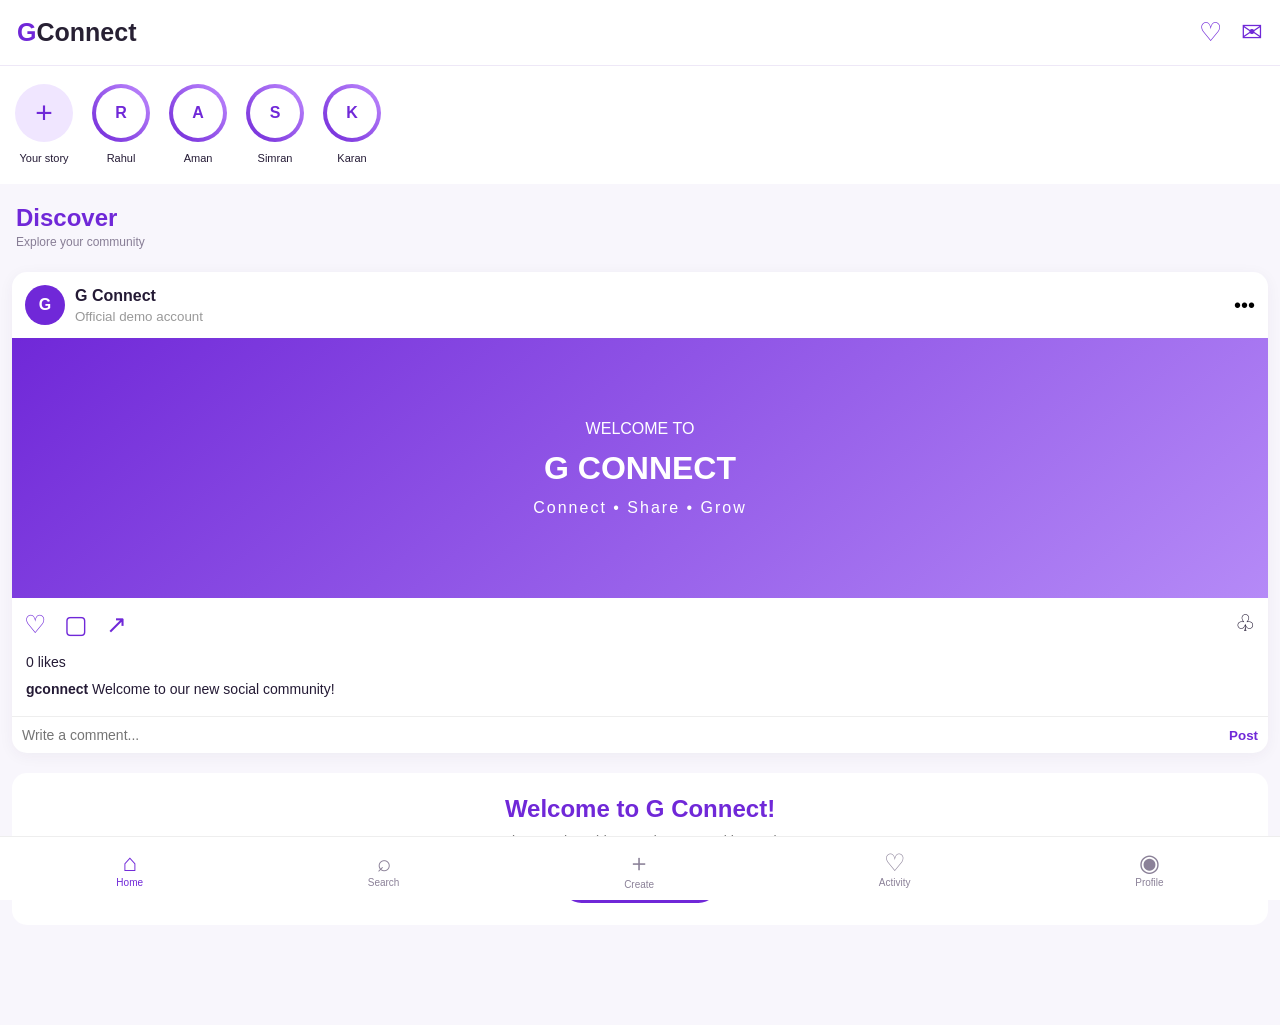
<file: index.html>
<!DOCTYPE html>
<html lang="en">
<head>
  <meta charset="UTF-8">
  <meta name="viewport" content="width=device-width, initial-scale=1.0">
  <meta name="theme-color" content="#7028d8">
  <title>G Connect</title>
  <link rel="stylesheet" href="style.css">
</head>
<body>

<header class="topbar">
  <h1>G<span>Connect</span></h1>
  <div class="top-actions">
    <button aria-label="Notifications">♡</button>
    <button aria-label="Messages">✉</button>
  </div>
</header>

<main>
  <section class="stories">
    <div class="story">
      <div class="story-ring add">+</div>
      <small>Your story</small>
    </div>
    <div class="story">
      <div class="story-ring"><span>R</span></div>
      <small>Rahul</small>
    </div>
    <div class="story">
      <div class="story-ring"><span>A</span></div>
      <small>Aman</small>
    </div>
    <div class="story">
      <div class="story-ring"><span>S</span></div>
      <small>Simran</small>
    </div>
    <div class="story">
      <div class="story-ring"><span>K</span></div>
      <small>Karan</small>
    </div>
  </section>

  <section class="feed-heading">
    <h2>Discover</h2>
    <span>Explore your community</span>
  </section>

  <article class="post">
    <div class="post-user">
      <div class="avatar">G</div>
      <div>
        <strong>G Connect</strong>
        <small>Official demo account</small>
      </div>
      <button class="more">•••</button>
    </div>

    <div class="post-image">
      <div class="post-art">
        <span>WELCOME TO</span>
        <h2>G CONNECT</h2>
        <p>Connect • Share • Grow</p>
      </div>
    </div>

    <div class="post-actions">
      <button class="like-btn">♡</button>
      <button class="comment-btn">▢</button>
      <button>↗</button>
      <span class="save">♧</span>
    </div>

    <p class="likes"><span class="like-count">0</span> likes</p>
    <p class="caption">
      <strong>gconnect</strong>
      Welcome to our new social community!
    </p>
    <p class="comments" aria-live="polite"></p>
    <form class="comment-form">
      <input type="text" placeholder="Write a comment..." maxlength="200">
      <button type="submit">Post</button>
    </form>
  </article>

  <section class="join-card">
    <h2>Welcome to G Connect!</h2>
    <p>A place to share ideas and connect with people.</p>
    <button onclick="showMessage()">Explore G Connect</button>
  </section>
</main>

<nav class="bottom-nav">
  <button class="active" onclick="showTab('Home')">⌂<small>Home</small></button>
  <button onclick="showTab('Search')">⌕<small>Search</small></button>
  <button onclick="showTab('Create')">＋<small>Create</small></button>
  <button onclick="showTab('Activity')">♡<small>Activity</small></button>
  <button onclick="showTab('Profile')">◉<small>Profile</small></button>
</nav>

<div id="message" class="toast" aria-live="polite"></div>

<script src="script.js"></script>
</body>
</html>
</file>
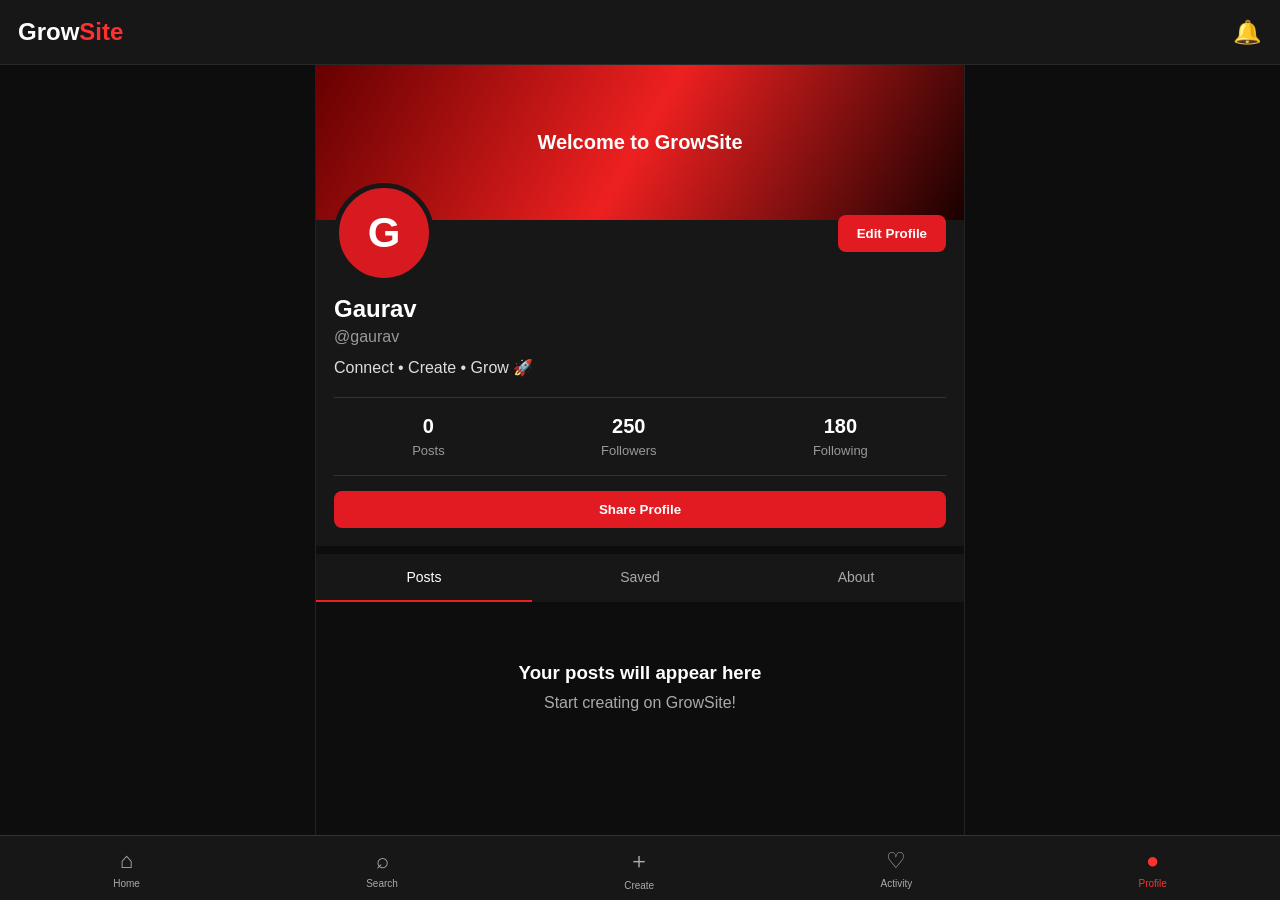
<file: profile.html>
<!DOCTYPE html>
<html lang="en">
<head>
  <meta charset="UTF-8">
  <meta name="viewport" content="width=device-width, initial-scale=1.0">
  <title>GrowSite - Profile</title>
  <link rel="stylesheet" href="profile.css">
</head>
<body>

<header class="navbar">
  <h2>Grow<span>Site</span></h2>
  <button onclick="showMessage('Notifications')">🔔</button>
</header>

<main class="container">

  <section class="cover">
    <div class="cover-text">Welcome to GrowSite</div>
  </section>

  <section class="profile">
    <div class="profile-top">
      <div class="avatar" id="avatar">G</div>
      <button class="edit-btn" onclick="editProfile()">Edit Profile</button>
    </div>

    <h2 id="name">Gaurav</h2>
    <p class="username" id="username">@gaurav</p>
    <p id="bio">Connect • Create • Grow 🚀</p>

    <div class="stats">
      <div><strong id="postsCount">0</strong><span>Posts</span></div>
      <div><strong>250</strong><span>Followers</span></div>
      <div><strong>180</strong><span>Following</span></div>
    </div>

    <button class="share-btn" onclick="shareProfile()">Share Profile</button>
  </section>

  <section class="tabs">
    <button class="active" onclick="showTab('posts')">Posts</button>
    <button onclick="showTab('saved')">Saved</button>
    <button onclick="showTab('about')">About</button>
  </section>

  <section id="content" class="content">
    <div class="empty">
      <h3>Your posts will appear here</h3>
      <p>Start creating on GrowSite!</p>
    </div>
  </section>

</main>

<nav class="bottom-nav">
  <a href="index.html">⌂<small>Home</small></a>
  <a href="#">⌕<small>Search</small></a>
  <a href="#">＋<small>Create</small></a>
  <a href="#">♡<small>Activity</small></a>
  <a href="profile.html" class="selected">●<small>Profile</small></a>
</nav>

<script src="profile.js"></script>
</body>
      </html>
</file>
<file: style.css>
* {
  margin: 0;
  padding: 0;
  box-sizing: border-box;
}

body {
  font-family: Arial, sans-serif;
  background: #f8f6fc;
  color: #241a35;
  padding-bottom: 85px;
}

.topbar {
  background: white;
  padding: 17px;
  display: flex;
  justify-content: space-between;
  align-items: center;
  border-bottom: 1px solid #eee8f7;
  position: sticky;
  top: 0;
  z-index: 5;
}

.topbar h1 {
  color: #7028d8;
  font-size: 25px;
}

.topbar h1 span {
  color: #272033;
}

.top-actions button {
  border: none;
  background: transparent;
  font-size: 26px;
  margin-left: 15px;
  color: #7028d8;
}

.stories {
  display: flex;
  gap: 17px;
  overflow-x: auto;
  padding: 18px 14px;
  background: white;
}

.story {
  min-width: 60px;
  text-align: center;
}

.story-ring {
  width: 58px;
  height: 58px;
  border-radius: 50%;
  padding: 4px;
  margin: auto auto 6px;
  background: linear-gradient(45deg, #7028d8, #c18cff);
  display: grid;
  place-items: center;
}

.story-ring span {
  width: 100%;
  height: 100%;
  border-radius: 50%;
  background: white;
  display: grid;
  place-items: center;
  color: #7028d8;
  font-weight: bold;
}

.story-ring.add {
  background: #f0e6ff;
  color: #7028d8;
  font-size: 30px;
}

.story small {
  font-size: 11px;
}

.feed-heading {
  padding: 20px 16px 12px;
}

.feed-heading h2 {
  color: #7028d8;
}

.feed-heading span {
  color: #887e96;
  font-size: 12px;
}

.post {
  background: white;
  margin: 10px 12px 20px;
  border-radius: 15px;
  overflow: hidden;
  box-shadow: 0 3px 15px #34204b0d;
}

.post-user {
  display: flex;
  align-items: center;
  gap: 10px;
  padding: 13px;
}

.avatar {
  background: #7028d8;
  color: white;
  width: 40px;
  height: 40px;
  display: grid;
  place-items: center;
  border-radius: 50%;
  font-weight: bold;
}

.post-user small {
  display: block;
  color: #999;
  margin-top: 4px;
}

.more {
  margin-left: auto;
  border: none;
  background: none;
  font-size: 20px;
}

.post-image {
  height: 260px;
  background: linear-gradient(140deg, #7028d8, #b58af7);
  display: grid;
  place-items: center;
  text-align: center;
  color: white;
}

.post-art h2 {
  font-size: 32px;
  margin: 12px 0;
}

.post-art p {
  letter-spacing: 2px;
}

.post-actions {
  padding: 12px;
  display: flex;
  gap: 18px;
}

.post-actions button {
  font-size: 25px;
  border: none;
  background: transparent;
  color: #7028d8;
}

.post-actions .liked {
  color: #e23d75;
}

.save {
  margin-left: auto;
  font-size: 23px;
}

.likes, .caption, .comments {
  padding: 3px 14px 8px;
  font-size: 14px;
}

.comments {
  color: #655773;
}

.comment-form {
  display: flex;
  border-top: 1px solid #eee;
  padding: 10px;
}

.comment-form input {
  flex: 1;
  border: none;
  outline: none;
  font-size: 14px;
  min-width: 0;
}

.comment-form button {
  color: #7028d8;
  border: none;
  background: none;
  font-weight: bold;
}

.join-card {
  background: white;
  margin: 15px 12px;
  padding: 22px;
  border-radius: 15px;
  text-align: center;
}

.join-card h2 {
  color: #7028d8;
  margin-bottom: 10px;
}

.join-card p {
  color: #777;
  font-size: 14px;
}

.join-card button {
  background: #7028d8;
  color: white;
  border: none;
  padding: 12px 22px;
  border-radius: 25px;
  margin-top: 15px;
}

.bottom-nav {
  position: fixed;
  bottom: 0;
  left: 0;
  right: 0;
  display: flex;
  justify-content: space-around;
  padding: 10px 4px;
  background: white;
  border-top: 1px solid #eee;
  z-index: 5;
}

.bottom-nav button {
  border: none;
  background: none;
  color: #8b8198;
  font-size: 24px;
}

.bottom-nav button.active {
  color: #7028d8;
}

.bottom-nav small {
  display: block;
  font-size: 10px;
}

.toast {
  position: fixed;
  bottom: 80px;
  left: 15%;
  width: 70%;
  background: #30233d;
  color: white;
  text-align: center;
  padding: 12px;
  border-radius: 10px;
  display: none;
}
</file>
<file: profile.css>
* {
  margin: 0;
  padding: 0;
  box-sizing: border-box;
}

body {
  background: #0d0d0d;
  color: white;
  font-family: Arial, sans-serif;
}

.navbar {
  height: 65px;
  padding: 0 18px;
  display: flex;
  justify-content: space-between;
  align-items: center;
  background: #171717;
  border-bottom: 1px solid #292929;
}

.navbar h2 {
  color: white;
}

.navbar h2 span {
  color: #ff3030;
}

.navbar button {
  background: transparent;
  color: white;
  border: none;
  font-size: 23px;
}

.container {
  max-width: 650px;
  margin: auto;
  padding-bottom: 85px;
}

.cover {
  height: 155px;
  background: linear-gradient(120deg, #650000, #ed2020, #190000);
  display: flex;
  align-items: center;
  justify-content: center;
}

.cover-text {
  font-size: 20px;
  font-weight: bold;
}

.profile {
  padding: 18px;
  background: #171717;
}

.profile-top {
  display: flex;
  justify-content: space-between;
  align-items: center;
  margin-top: -55px;
  margin-bottom: 12px;
}

.avatar {
  width: 100px;
  height: 100px;
  border: 5px solid #171717;
  border-radius: 50%;
  background: #d71920;
  display: flex;
  justify-content: center;
  align-items: center;
  font-size: 42px;
  font-weight: bold;
}

.edit-btn, .share-btn {
  background: #e21b23;
  border: none;
  color: white;
  padding: 11px 19px;
  border-radius: 8px;
  font-weight: bold;
}

.profile h2 {
  margin-top: 8px;
}

.username {
  color: #999;
  margin: 5px 0 12px;
}

#bio {
  color: #ddd;
  margin-bottom: 20px;
}

.stats {
  display: flex;
  justify-content: space-around;
  text-align: center;
  padding: 17px 0;
  border-top: 1px solid #333;
  border-bottom: 1px solid #333;
}

.stats div {
  display: flex;
  flex-direction: column;
  gap: 5px;
}

.stats strong {
  font-size: 20px;
}

.stats span {
  color: #999;
  font-size: 13px;
}

.share-btn {
  width: 100%;
  margin-top: 15px;
}

.tabs {
  display: flex;
  background: #171717;
  margin-top: 8px;
}

.tabs button {
  flex: 1;
  padding: 15px 5px;
  background: transparent;
  color: #aaa;
  border: none;
  border-bottom: 2px solid transparent;
  font-size: 14px;
}

.tabs button.active {
  color: white;
  border-bottom-color: #ed2020;
}

.content {
  padding: 25px 15px;
  min-height: 180px;
}

.empty {
  text-align: center;
  padding: 35px 10px;
  color: #aaa;
}

.empty h3 {
  color: white;
  margin-bottom: 10px;
}

.bottom-nav {
  position: fixed;
  bottom: 0;
  left: 0;
  width: 100%;
  height: 65px;
  background: #171717;
  border-top: 1px solid #333;
  display: flex;
  justify-content: space-around;
  align-items: center;
}

.bottom-nav a {
  color: #aaa;
  text-decoration: none;
  text-align: center;
  font-size: 22px;
}

.bottom-nav small {
  display: block;
  font-size: 10px;
  margin-top: 4px;
}

.bottom-nav .selected {
  color: #ff3030;
}

@media (min-width: 650px) {
  .container {
    border-left: 1px solid #222;
    border-right: 1px solid #222;
  }
  }
</file>
